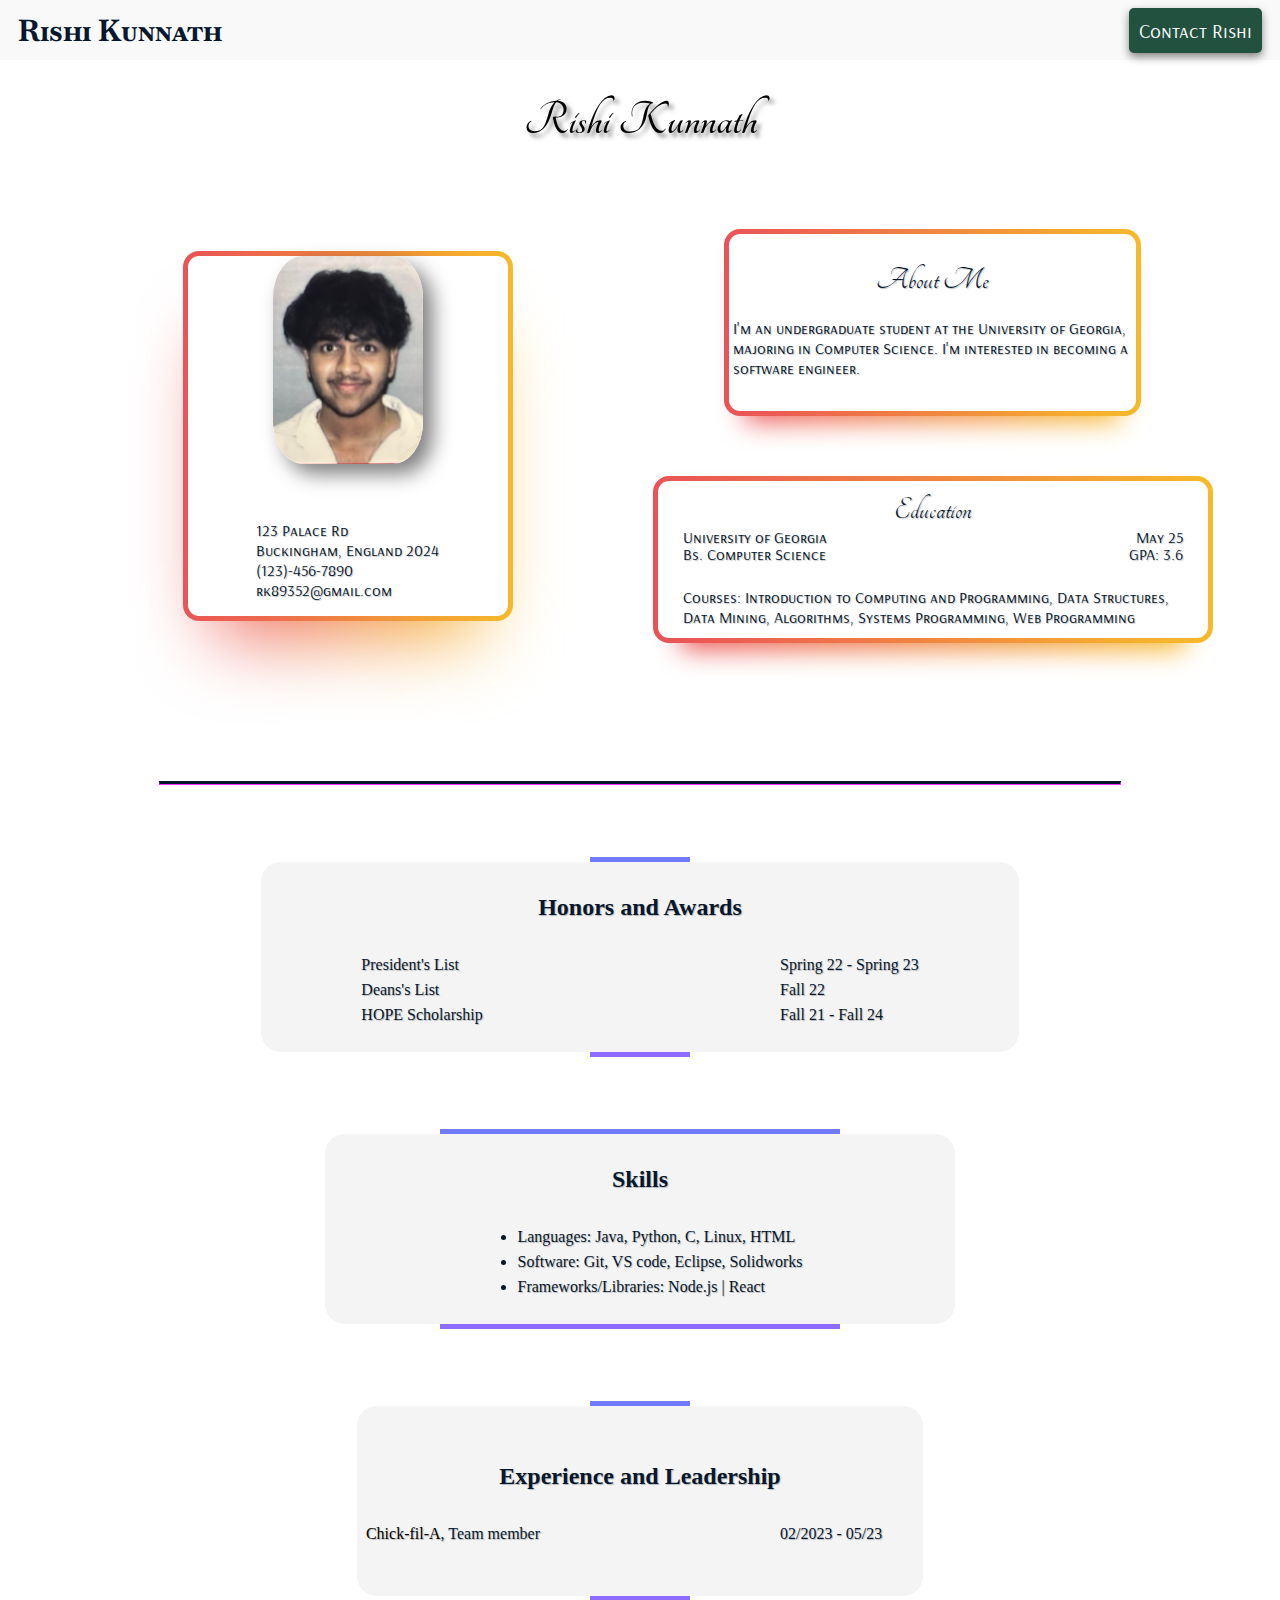
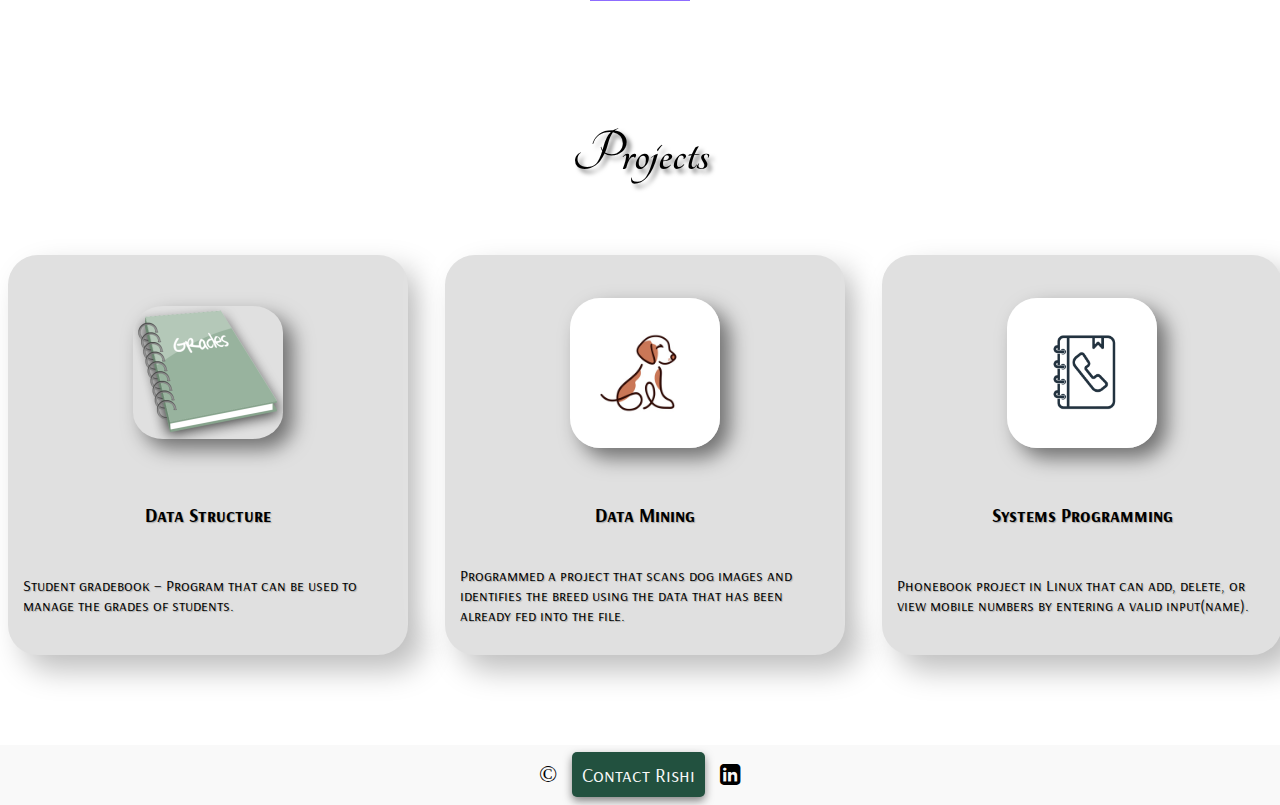
<file: index.html>
<!DOCTYPE html>
<html lang="en">
<head>
    <meta charset="UTF-8">
    <meta name="viewport" content="width=device-width, initial-scale=1.0">
    <link rel="stylesheet" href="https://cdnjs.cloudflare.com/ajax/libs/font-awesome/4.7.0/css/font-awesome.min.css">
    <link rel="stylesheet" href="style.css">
    <title>Document</title>

    <link rel="preconnect" href="https://fonts.googleapis.com">
    <link rel="preconnect" href="https://fonts.gstatic.com" crossorigin>
    <link href="https://fonts.googleapis.com/css2?family=Arsenal+SC:ital,wght@0,400;0,700;1,400;1,700&display=swap" rel="stylesheet">

</head>
<body>
    <nav>
        <p id="unique-p">Rishi Kunnath</p> 
        <p><a class="shadow-box" style="text-decoration:none" href="contact.html">Contact Rishi</a></p>
        </nav>

        <section>
            <div><h1>Rishi Kunnath</h1></div>
            <div class="splash-contents">
                <div class="aboutme-education">
                <div class="cardr">
                    <div class="cardr-info">
                      <img src="Headshot.jpg" alt="headshot" width="150" class="center">
                      <p>123 Palace Rd <br> Buckingham, England 2024 <br> (123)-456-7890 <br> rk89352@gmail.com</p>
                    </div>
                  </div>
                </div>

                  <div class="aboutme-education">
                    <div class="me-card">
                      <div class="me-card-info">
                  <div class="block-aboutme-message">
                      <div class="aboutme">About Me</div>
                      <div class="message">I'm an undergraduate student at the University of Georgia, majoring in Computer Science. I'm interested in becoming a software engineer.</p>
                      </div>
                  </div>
                  </div>
                  </div>
      
                  <div class="education-card">
                      <div class="education-card-info">
                  <div class="education-section">
                      <div class="education">Education</div>
                      <div class="education-layout">
                          <div class="education-item">University of Georgia</div>
                          <div class="education-item">May 25</div>
                      </div>
                      <div class="education-layout">
                          <div class="education-item">Bs. Computer Science</div>
                          <div class="education-item">GPA: 3.6</div>
                      </div>
                      <br>
                      <div class="education-course">Courses: Introduction to Computing and Programming, Data Structures, Data Mining, Algorithms, Systems Programming, Web Programming</div>
                  </div>
              </div>
              </div>
      
              </div>
            </div>
            </section>
            <br><br><br><br><br>
            <hr class= "centered-hr">
            <br><br><br><br>
    
        <div class="honors-card">
            <h2>Honors and Awards</h2>
    <dl>
        <dt>President's List</dt> <dd>Spring 22 - Spring 23</dd>
        <dt>Deans's List</dt> <dd>Fall 22</dd>
        <dt>HOPE Scholarship</dt> <dd>Fall 21 - Fall 24</dd>
    </dl>
    </div>
    <br><br><br><br>

    <section>
        <div class="skills-card">
        <h2>Skills</h2>
        <ul>
            <li><span>Languages: Java, Python, C, Linux, HTML</span></li>
            <li><span>Software: Git, VS code, Eclipse, Solidworks</span></li>
            <li>Frameworks/Libraries: Node.js | React</li>
        </li></ul>
    </div></div>
        </section>
        <br><br><br><br>

        <section>
            <div class="experience-card">
        <h2>Experience and Leadership</h2>
    <dl>
        <dt><a style="text-decoration: none; color: black; font: bold;" href="https://www.chick-fil-a.com/?gad_source=1&gclid=Cj0KCQjwz7C2BhDkARIsAA_SZKZX3AvqcvTdwnkMirHZvWfyqPWYZTYKztwBWqFA5Q2-pZdrOzHty8saApFxEALw_wcB">Chick-fil-A</a>, Team member</dt><dd>02/2023 - 05/23</dd>
    </dl>
</div>
</section>
<br><br><br><br>

<h2 style="font-size: 60px;" class="project">Projects</h2>
<br>

<div class="three-col">
<div class="project-card">
    <div><img src="gradebook.png" alt="dog" width="150" class="center"></div>
    <div><h3>Data Structure</h3></div>
    <div>Student gradebook – Program that can be used to manage the grades of students.</div>
</div>
<div class="project-card">
    <div><img src="dog.jpg" alt="dog" width="150" class="center"></div>
    <div><h3>Data Mining</h3></div>
    <div>Programmed a project that scans dog images and identifies the breed using the data that has been already fed into the file.</div>
</div>
<div class="project-card">
    <div><img src="phonebook.jpg" alt="dog" width="150" class="center"></div>
    <div><h3>Systems Programming</h3></div>
    <div>Phonebook project in Linux that can add, delete, or view mobile numbers by entering a valid input(name).</div>
</div>
</div>
<br><br><br><br><br>

    <footer>
    <p style="display: inline; font-size: 24px;">&copy</p> 
    <p><a class="shadow-box" style="text-decoration:none" href="contact.html">Contact Rishi</a></p>
    <a style="text-decoration: none; color: black;" href="https://www.linkedin.com/in/rishi-kunnath-997405221/"> <i class="fa fa-linkedin-square" style="font-size:24px" Linkedln></i> </a>
    </footer>

</body>
</html>
</file>
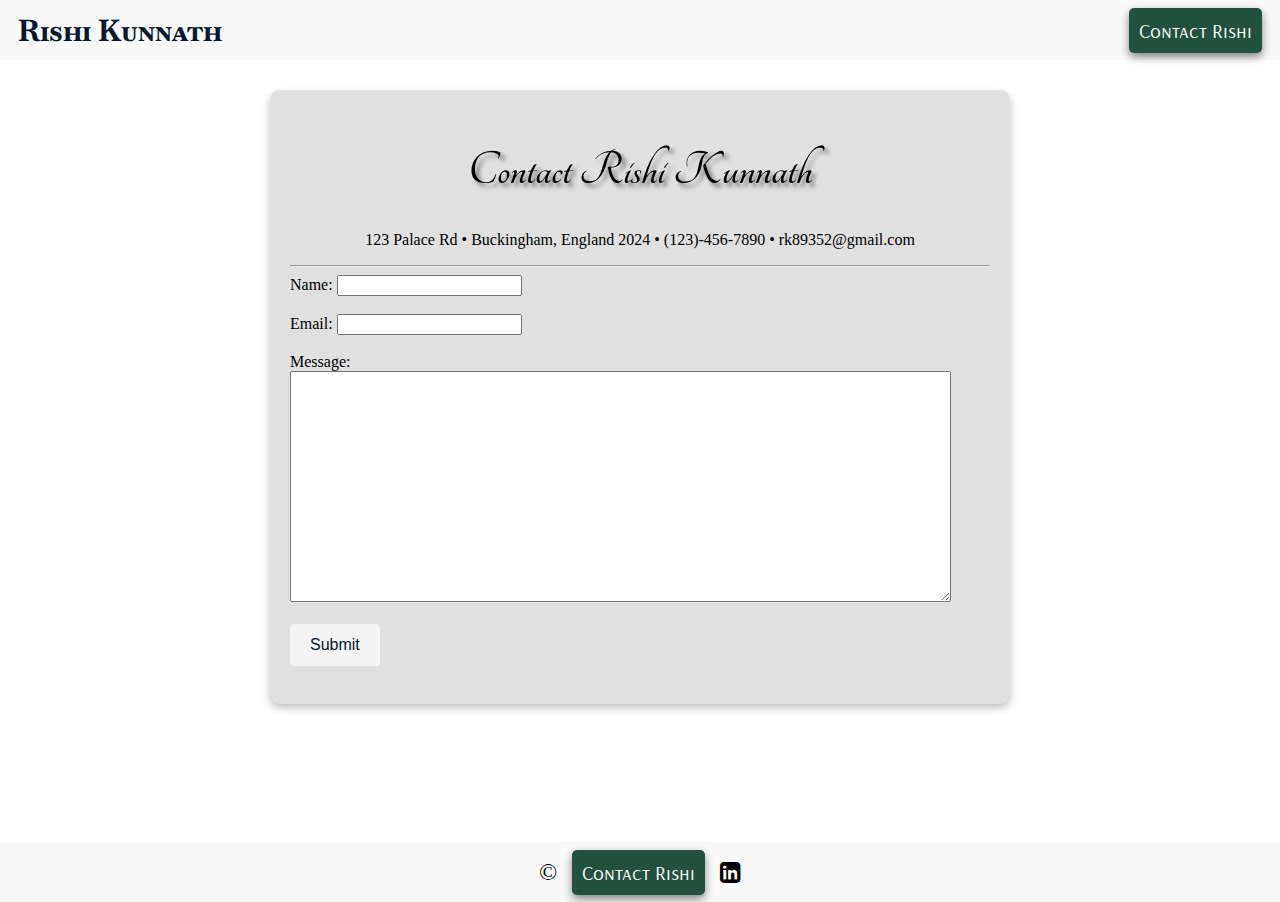
<file: contact.html>
<!DOCTYPE html>
<html lang="en">
<head>
    <meta charset="UTF-8">
    <meta name="viewport" content="width=device-width, initial-scale=1.0">
    <link rel="stylesheet" href="https://cdnjs.cloudflare.com/ajax/libs/font-awesome/4.7.0/css/font-awesome.min.css">
    <title>Rishi Kunnath</title>
    <link rel="stylesheet" href="style.css">
</head>
<body>

    <nav>
        <p id="unique-p">Rishi Kunnath</p> 
        <p><a class="shadow-box" style="text-decoration:none" href="index.html">Contact Rishi</a></p>
        </nav>

    <section>
    <div class="one-col">
    <h1>Contact Rishi Kunnath</h1>
    <p>123 Palace Rd • Buckingham, England 2024 • (123)-456-7890 • rk89352@gmail.com</p>
    
    <hr>

    <form action="mailto: rk89352@uga.edu" method="post">
         <label for="name">Name:</label>
         <input type="text" id="fname" name="fname"><br><br>
         <label for="email">Email:</label>
         <input type="text" id="email" name="email"><br><br>
         <label for="Message">Message:</label><br>
         <textarea id="Message" name="Message" rows="15" cols="80"></textarea><br><br>
         <input type="submit" value="Submit">
         <br>
         <br>
        </div>
    </form>
    </section>
    <br><br><br><br><br><br>

    <footer>
        <p style="display: inline; font-size: 24px;">&copy</p> 
        <p><a class="shadow-box" style="text-decoration:none" href="index.html">Contact Rishi</a></p>
        <a style="text-decoration: none; color: black;" href="https://www.linkedin.com/in/rishi-kunnath-997405221/"> <i class="fa fa-linkedin-square" style="font-size:24px" Linkedln></i> </a>
        </footer>

</body>
</html>
</file>
<file: style.css>
@import url('https://fonts.googleapis.com/css2?family=Arsenal+SC:ital,wght@0,400;0,700;1,400;1,700&display=swap');
@import url('https://fonts.googleapis.com/css2?family=Tangerine:wght@400;700&display=swap');
@import url('https://fonts.googleapis.com/css2?family=Baskervville+SC&family=Tangerine:wght@400;700&display=swap');

body{
    margin: 0;
    background-color: white;
    box-sizing: border-box;
}

img{
    border-radius: 20%;
    box-shadow: 10px 10px 20px rgba(0, 0, 0, 0.5);

}

/* nav section */
nav{
    height: 40px;
  display: flex;
  justify-content: space-between;
  align-items: center;
  padding: 10px 18px;
  background-color: #f9f9f9;
}

#unique-p{
    font-family: "Baskervville SC", sans-serif;
    font-weight: bold;
    font-style: normal;
    font-size: 30px;
    color: #07182E;
}

nav a.shadow-box {
  display: inline-block; /* Ensures the box-shadow works properly */
  padding: 10px 10px 10px 10px;
  margin: 0%;
  text-decoration: none;
  color: #f9f9f9;
  background-color: #22513f;
  border-radius: 5px; /* Optional: rounded corners */
  box-shadow: 0 4px 8px rgba(18, 17, 17, 0.5); /* Shadow effect */
  transition: box-shadow 0.3s ease; /* Smooth transition for hover effect */
    font-family: "Arsenal SC", sans-serif;
    font-weight: 500;
    font-style: normal;
    font-size: 20px;
}
.shadow-box:hover {
  transform: scale(1.05);
}
/* nav section end*/

.splash-contents{
    margin-left: auto;
    margin-right: auto;
    height: 510px;
    width: 100%;
    display: flex;
    justify-content: center;
    align-items: center;
    flex-direction: row;
    column-gap: 25px;
}

.aboutme-education{
    height: 510px;
    width: 560px;
    display: flex;
    justify-content: center;
    align-items: center;
    flex-direction: column;
    row-gap: 60px;
}

h1{
    font-family: "Tangerine", sans-serif;
    font-size: 50px;
    font-weight: bold;
    text-shadow: 4px 4px 4px rgba(0, 0, 0, 0.5);
    text-align: center;
}

/* About me box*/
.block-aboutme-message{
    display: flex;
    justify-content: center;
    align-items: center;
    flex-direction: column;
    height: 150px;
    width: 400px;
    margin: 0px 50%;
}

.aboutme{
    height: 50px;
    width: 400px;
    display: flex;
    justify-content: center;
    align-items: flex-end;
    color: #07182E;
    background-color: white;
    font-family: 'Tangerine', sans-serif;
    font-size: xx-large;
}

.message{
    height: 100px;
    width: 400px;
    display: flex;
    justify-content: center;
    align-items: center;
    color: #07182E;
    background-color: white;
}

.me-card {
    --background: linear-gradient(to left, #f7ba2b 0%, #ea5358 100%);
    width: 407px;
    height: 177px;
    padding: 5px;
    border-radius: 1rem;
    overflow: visible;
    background: #f7ba2b;
    background: var(--background);
    position: relative;
    z-index: 1;
   }
   
   .me-card::after {
    position: absolute;
    content: "";
    top: 15px;
    left: 0;
    right: 0;
    z-index: -2;
    height: 100%;
    width: 100%;
    transform: scale(0.9);
    filter: blur(15px);
    background: #f7ba2b;
    background: var(--background);
    transition: opacity 0s;
   }
   
   .me-card-info {
    background: white;
    color: #07182E;
    display: flex;
    justify-content: center;
    align-items: center;
    flex-direction: column;
    width: 100%;
    height: 100%;
    overflow: visible;
    border-radius: .7rem;
    font-family: "Arsenal SC", sans-serif;
    text-shadow: 1px 1px 1px rgba(0, 0, 0, 0.25);
   }
   
   .me-card .title {
    font-weight: bold;
    letter-spacing: .1em;
   }
/* About me box end*/



/* Card with Photo and address*/ 
.cardr {
    --background: linear-gradient(to left, #f7ba2b 0%, #ea5358 100%);
    width: 320px;
    height: 500px;
    padding: 5px;
    border-radius: 1rem;
    overflow: visible;
    background: #f7ba2b;
    background: var(--background);
    position: relative;
    z-index: 1;
    margin: 175px;
   }
   
   .cardr::after {
    position: absolute;
    content: "";
    top: 50px;
    left: 0;
    right: 0;
    z-index: -5;
    height: 100%;
    width: 100%;
    transform: scale(0.8);
    filter: blur(3rem);
    background: #f7ba2b;
    background: var(--background);
    transform: scaleX(100px);
   }
   
   .cardr-info {
    background: white;
    color: #07182E;
    display: flex;
    justify-content: center;
    align-items: center;
    flex-direction: column;
    row-gap: 40px;
    width: 100%;
    height: 100%;
    overflow: visible;
    border-radius: .7rem;
    font-family: "Arsenal SC", sans-serif;
    text-shadow: 1px 1px 1px rgba(0, 0, 0, 0.25);
   }

/* Card with Photo and address end*/ 


/* Education section */
.education-section{
    height: 144px;
    width: 500px;
    display: flex;
    justify-content: center;
    align-items: center;
    flex-direction: column;
}

.education{
    height: 50px;
    width: 500px;
    display: flex;
    justify-content: center;
    align-items: flex-end;
    color: #07182E;
    background-color: white;
    font-family: 'Tangerine', sans-serif;
    font-size: xx-large;
}
.education-layout{
    height: 17px;
    width: 500px;
    display: flex;
    align-items: center;
    justify-content: space-between;
}
.education-item{
    color: #07182E;
    font-family: 'Arsenal SC', sans-serif;
}
.education-course{
    width: 500px;
    height: 60px;
    display: flex;
    justify-content: center;
    align-items: center;
}

.education-card {
    --background: linear-gradient(to left, #f7ba2b 0%, #ea5358 100%);
    width: 550px;
    height: 157px;
    padding: 5px;
    border-radius: 1rem;
    overflow: visible;
    background: #f7ba2b;
    background: var(--background);
    position: relative;
    z-index: 1;
   }
   
   .education-card::after {
    position: absolute;
    content: "";
    top: 15px;
    left: 0;
    right: 0;
    z-index: -2;
    height: 100%;
    width: 100%;
    transform: scale(0.9);
    filter: blur(15px);
    background: #f7ba2b;
    background: var(--background);
    transform: scaleX(100px);
   }
   
   .education-card-info {
    background: white;
    color: #07182E;
    display: flex;
    justify-content: center;
    align-items: center;
    flex-direction: column;
    row-gap: 40px;
    width: 100%;
    height: 100%;
    overflow: visible;
    border-radius: .7rem;
    font-family: "Arsenal SC", sans-serif;
    text-shadow: 1px 1px 1px rgba(0, 0, 0, 0.25);
   }
/* Education section end */

.centered-hr{
    width: 75%;
    margin: 0 auto;
    border-color: #ff30ff;
    border-top: 3px solid #07182E;
}

dl{
    display: grid;
    grid-template-columns: 1fr 1fr;
    grid-gap: 7px;
    column-gap: 350px;
}


/* Honors */
.honors-section{
    height: 120px;
    width: 460px;
    margin: 0 auto;
    text-align: center;
    background-color: aqua;
}

.honors-card {
    width: 60%;
    height: 200px;
    margin: 0 auto;
    background: white;
    position: relative;
    display: grid;
    place-content: center;
    place-items: center;
    overflow: hidden;
    border-radius: 20px;
  }
  
  .honors-card h2, dl{
    z-index: 1;
    color: #07182E;
    text-shadow: 1px 1px 1px rgba(0, 0, 0, 0.25);
  }
  
  .honors-card::before {
    content: '';
    position: absolute;
    width: 100px;
    background-image: linear-gradient(180deg, rgb(0, 183, 255), rgb(255, 48, 255));
    height: 900%;
    animation: rotBGimg 10s linear infinite;
    transition: all 10s linear;
  }
  
  @keyframes rotBGimg {
    from {
      transform: rotate(0deg);
    }
  
    to {
      transform: rotate(360deg);
    }
  }
  
  .honors-card::after {
    content: '';
    position: absolute;
    background: #f4f4f4;
    ;
    inset: 5px;
    border-radius: 20px;
  }  
  /* Honors end*/
  

/* Skills Section */
ul{
    display: grid;
    grid-template-columns: 1fr;
    grid-gap: 7px;
    column-gap: 400px;
}

.skills-card {
    width: 50%;
    height: 200px;
    margin: 0 auto;
    background: white;
    position: relative;
    display: grid;
    place-content: center;
    place-items: center;
    overflow: hidden;
    border-radius: 20px;

  }
  
  .skills-card h2, ul{
    z-index: 1;
    color: #07182E;
    text-shadow: 1px 1px 1px rgba(0, 0, 0, 0.25);
  }
  
  .skills-card::before {
    content: '';
    position: absolute;
    width: 400px;
    background-image: linear-gradient(180deg, rgb(0, 183, 255), rgb(255, 48, 255));
    height: 900%;
    animation: rotBGimg 15s linear infinite;
    transition: all 10s linear;
  }
  
  @keyframes rotBGimg {
    from {
      transform: rotate(0deg);
    }
  
    to {
      transform: rotate(360deg);
    }
  }
  
  .skills-card::after {
    content: '';
    position: absolute;
    background: #f4f4f4;
    ;
    inset: 5px;
    border-radius: 20px;
  }  
/* Skills section end */


/* Experience section */
.experience-section{
    height: 120px;
    width: 460px;
    margin: 0 auto;
    text-align: center;
    background-color: aqua;
}

.experience-card {
    width: 45%;
    height: 200px;
    margin: 0 auto;
    background: white;
    position: relative;
    display: grid;
    place-content: center;
    place-items: center;
    overflow: hidden;
    border-radius: 20px;

  }
  
  .experience-card h2, dl{
    z-index: 1;
    color: #07182E;
    text-shadow: 1px 1px 1px rgba(0, 0, 0, 0.25);
    column-gap: 200px;
  }
  
  .experience-card::before {
    content: '';
    position: absolute;
    width: 100px;
    background-image: linear-gradient(180deg, rgb(0, 183, 255), rgb(255, 48, 255));
    height: 900%;
    animation: rotBGimg 18s linear infinite;
    transition: all 0s linear;
  }
  
  @keyframes rotBGimg {
    from {
      transform: rotate(0deg);
    }
  
    to {
      transform: rotate(360deg);
    }
  }
  
  .experience-card::after {
    content: '';
    position: absolute;
    background: #f4f4f4;
    ;
    inset: 5px;
    border-radius: 20px;
  }
  /* Experience section end*/


  .project {
    font-family: "Tangerine", sans-serif;
    font-size: 50px;
    font-weight: bold;
    text-shadow: 4px 4px 4px rgba(0, 0, 0, 0.5);
    text-align: center;
}

.three-col{
    display: grid;
    grid-template-columns: 32.5% 35% 32.5%;
    grid-gap: 5px;
    margin: 0 auto;
}

.project-card{
  box-sizing: border-box;
  width: 400px;
  height: 400px;
  border-radius: 30px;
  background: #e0e0e0;
  padding: 0% 15px;
  display: grid;
  grid-template-rows: 60% 10% 30%;
  place-items: center;
  margin: 0% auto;
  font-family: 'Arsenal SC', sans-serif;
  text-shadow: 1px 1px 1px rgba(0, 0, 0, 0.25);
  box-shadow: 15px 15px 30px #bebebe,
             -15px -15px 30px #ffffff;
}




/* footer section*/
footer{
    height: 40px;
  display: flex;
  justify-content: center;
  align-items: center;
  padding: 10px 18px;
  background-color: #f9f9f9;
  column-gap: 15px;
  text-decoration: none;
  }
  
  footer a.shadow-box {
    display: inline-block; /* Ensures the box-shadow works properly */
    padding: 10px 10px 10px 10px;
    margin: 0%;
    text-decoration: none;
    color: #f9f9f9;
    background-color: #22513f;
    border-radius: 5px; /* Optional: rounded corners */
    box-shadow: 0 4px 8px rgba(18, 17, 17, 0.5); /* Shadow effect */
    transition: box-shadow 0.3s ease; /* Smooth transition for hover effect */
      font-family: "Arsenal SC", sans-serif;
      font-weight: 500;
      font-style: normal;
      font-size: 20px;
    }
  
  p.links{
    display: inline-block; /* Ensures the box-shadow works properly */
    padding: 10px 10px 10px 10px;
    margin: 0%;
    text-decoration: none;
    color: #f9f9f9;
    background-color: #22513f;
    border-radius: 5px; /* Optional: rounded corners */
    box-shadow: 0 4px 8px rgba(18, 17, 17, 0.5); /* Shadow effect */
    transition: box-shadow 0.3s ease; /* Smooth transition for hover effect */
      font-family: "Arsenal SC", sans-serif;
      font-weight: 500;
      font-style: normal;
      font-size: 20px;
  }
  a{
    text-decoration: none;
  }
  /* footer section end */



  .one-col{
    width: 80%;
    max-width: 700px;
    margin: 30px auto;
    padding: 20px;
    background-color: #e0e0e0;
    border-radius: 10px;
    box-shadow: 0 4px 8px rgba(0, 0, 0, 0.25);
    overflow: hidden;

  }

  .one-col p, label{
    text-align: center;
  }

  input[type="submit"]{
    background-color: #f4f4f4;
    color: #07182E;
    padding: 12px 20px;
    border: none;
    border-radius: 4px;
    cursor: pointer;
    font-size: 1em;
    transition: background-color 0.5s;
  }
  input[type="submit"]:hover {
    background-color: #bebebe;
  }
</file>
